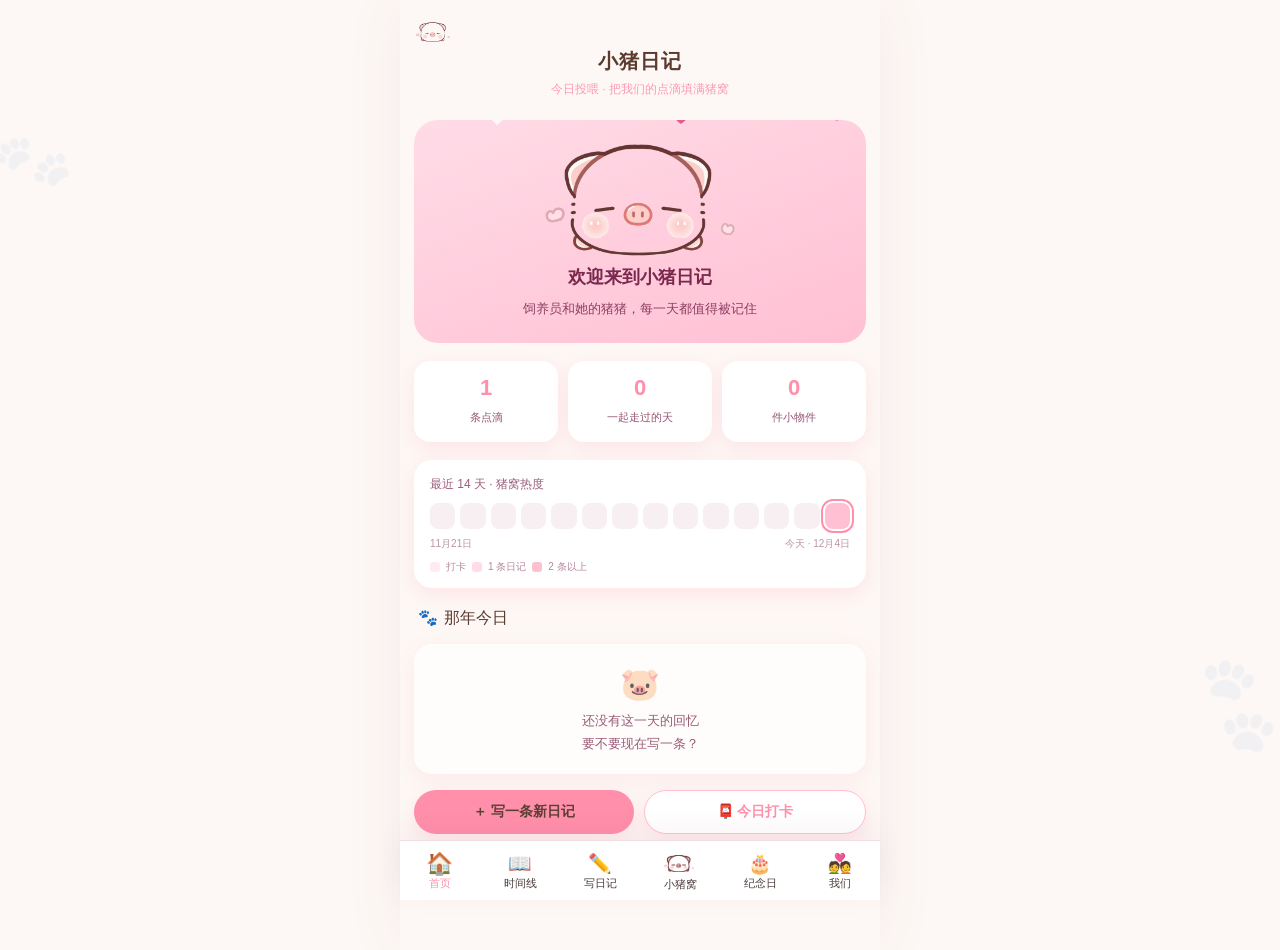
<file: index.html>
<!DOCTYPE html>
<html lang="zh-CN">
<head>
<meta charset="UTF-8">
<meta name="viewport" content="width=device-width, initial-scale=1.0, viewport-fit=cover">
<meta name="theme-color" content="#FDF8F5">
<title>小猪日记 · 我们的点滴</title>
<meta name="description" content="专属你们俩的小猪日记，记录每一刻甜蜜。">
<link rel="manifest" href="manifest.json">
<meta name="apple-mobile-web-app-capable" content="yes">
<meta name="mobile-web-app-capable" content="yes">
<meta name="apple-mobile-web-app-status-bar-style" content="default">
<meta name="apple-mobile-web-app-title" content="小猪日记">
<link rel="apple-touch-icon" href="icons/apple-touch-icon.png">
<!-- iOS 主屏启动图：从桌面图标打开时先显示这一屏，避免白屏 -->
<link rel="apple-touch-startup-image" href="splash/1320x2868.png" media="(device-width: 440px) and (device-height: 956px) and (-webkit-device-pixel-ratio: 3)">
<link rel="apple-touch-startup-image" href="splash/1206x2622.png" media="(device-width: 402px) and (device-height: 874px) and (-webkit-device-pixel-ratio: 3)">
<link rel="apple-touch-startup-image" href="splash/1290x2796.png" media="(device-width: 430px) and (device-height: 932px) and (-webkit-device-pixel-ratio: 3)">
<link rel="apple-touch-startup-image" href="splash/1179x2556.png" media="(device-width: 393px) and (device-height: 852px) and (-webkit-device-pixel-ratio: 3)">
<link rel="apple-touch-startup-image" href="splash/1170x2532.png" media="(device-width: 390px) and (device-height: 844px) and (-webkit-device-pixel-ratio: 3)">
<link rel="apple-touch-startup-image" href="splash/1125x2436.png" media="(device-width: 375px) and (device-height: 812px) and (-webkit-device-pixel-ratio: 3)">
<link rel="apple-touch-startup-image" href="splash/1242x2208.png" media="(device-width: 414px) and (device-height: 736px) and (-webkit-device-pixel-ratio: 3)">
<link rel="apple-touch-startup-image" href="splash/828x1792.png" media="(device-width: 414px) and (device-height: 896px) and (-webkit-device-pixel-ratio: 2)">
<link rel="apple-touch-startup-image" href="splash/750x1334.png" media="(device-width: 375px) and (device-height: 667px) and (-webkit-device-pixel-ratio: 2)">
<link rel="apple-touch-startup-image" href="splash/1668x2388.png" media="(device-width: 834px) and (device-height: 1194px) and (-webkit-device-pixel-ratio: 2)">
<link rel="apple-touch-startup-image" href="splash/2048x2732.png" media="(device-width: 1024px) and (device-height: 1366px) and (-webkit-device-pixel-ratio: 2)">
<link rel="icon" type="image/png" sizes="32x32" href="icons/favicon-32.png">
  <link rel="icon" type="image/png" sizes="64x64" href="icons/favicon-64.png">
<link rel="stylesheet" href="css/style.css">
  <link rel="stylesheet" href="css/sync.css">
  <link rel="stylesheet" href="css/pen.css">
</head>
<body>

  <!-- ===== 顶部 ===== -->
  <header class="app-header">
    <img class="pig-logo pig-art" src="./img/pig-sm.png?v=8" alt="" aria-hidden="true">
    <h1>小猪日记</h1>
    <div class="sub">今日投喂 · 把我们的点滴填满猪窝</div>
  </header>

  <!-- ===== 首页 ===== -->
  <section class="page" id="page-home" aria-label="首页">
    <div class="hero">
      <img class="big-pig pig-art" src="./img/pig.png?v=8" alt="" aria-hidden="true">
      <h2>欢迎来到小猪日记</h2>
      <p>饲养员和她的猪猪，每一天都值得被记住</p>
      <div class="hearts" aria-hidden="true"></div>
    </div>

    <div class="stat-row">
      <div class="stat"><b id="stat-entries">0</b><span>条点滴</span></div>
      <div class="stat"><b id="stat-days">0</b><span>一起走过的天</span></div>
      <div class="stat"><b id="stat-items">0</b><span>件小物件</span></div>
    </div>

    <div class="card heat-card">
      <div class="heat-title">最近 14 天 · 猪窝热度</div>
      <div class="heat" id="heat"></div>
      <div class="heat-range" id="heat-range"></div>
      <div class="heat-legend"><i data-l="1"></i>打卡 <i data-l="2"></i>1 条日记 <i data-l="3"></i>2 条以上</div>
    </div>

    <div id="onthisday"></div>

    <div class="home-actions">
      <button class="btn" id="go-write">＋ 写一条新日记</button>
      <button class="btn ghost" id="go-checkin">📮 今日打卡</button>
    </div>
  </section>

  <!-- ===== 时间线 ===== -->
  <section class="page" id="page-timeline" aria-label="时间线">
    <div class="section-title"><span class="paw" aria-hidden="true">🐾</span>我们的时间线<span class="count" id="tl-count"></span></div>

    <div class="search-row">
      <div class="search">
        <span class="si" aria-hidden="true">🔍</span>
        <input id="tl-search" type="search" placeholder="搜索标题、内容或标签" aria-label="搜索日记" autocomplete="off">
        <button type="button" id="tl-clear" aria-label="清空搜索" hidden>✕</button>
      </div>
    </div>
    <div class="chips" id="tag-bar"></div>

    <div class="card">
      <div class="timeline" id="tl-list"></div>
    </div>
  </section>

  <!-- ===== 写点滴 ===== -->
  <section class="page" id="page-write" aria-label="写日记">
    <div class="section-title"><span class="paw" aria-hidden="true">🐾</span><span id="write-title">写一条新日记</span></div>
    <div class="card">
      <form id="entry-form" novalidate>
        <div class="field">
          <label for="e-date">这一天</label>
          <input id="e-date" type="date">
        </div>
        <div class="field">
          <label>今天是什么心情？</label>
          <div class="mood-pick" id="entry-mood" role="group" aria-label="选择心情">
            <span role="button" tabindex="0" aria-pressed="false">🥰</span>
            <span role="button" tabindex="0" aria-pressed="false">😊</span>
            <span role="button" tabindex="0" aria-pressed="false">🥲</span>
            <span role="button" tabindex="0" aria-pressed="false">😴</span>
            <span role="button" tabindex="0" aria-pressed="false">🤪</span>
            <span role="button" tabindex="0" aria-pressed="false">🥺</span>
          </div>
        </div>
        <div class="field">
          <label for="e-title">标题</label>
          <input id="e-title" type="text" placeholder="例如：一起去喝了奶茶" maxlength="60" autocomplete="off">
        </div>
        <div class="field">
          <label for="e-text">内容</label>
          <textarea id="e-text" placeholder="小猪想记住的细节……"></textarea>
        </div>
        <div class="field">
          <label for="e-tags">标签（用逗号分隔，可选）</label>
          <input id="e-tags" type="text" placeholder="例如：奶茶, 约会, 周末" autocomplete="off">
        </div>
        <button class="btn block" type="submit" id="entry-submit"><img class="pig-ic" src="./img/pig-ic.png?v=8" alt=""> 小猪记下啦</button>
        <button class="btn block ghost" type="button" id="entry-cancel" hidden>取消编辑</button>
      </form>
    </div>
  </section>

  <!-- ===== 小猪屋（打卡 + 小物件） ===== -->
  <section class="page" id="page-items" aria-label="小猪窝">
    <div class="section-title"><span class="paw" aria-hidden="true">🐾</span>小猪窝 · 养成</div>
    <div class="pen-card" id="pen-card">
      <div class="pen-scene" id="pen-scene">
        <span class="pen-glow" aria-hidden="true"></span>
        <canvas class="pig-3d" id="pig3d" aria-hidden="true"></canvas>
        <span class="pig-shadow" aria-hidden="true"></span>
        <button class="pig pig-element" id="pig" type="button" aria-label="摸摸小猪的头">
          <img class="pig-art pig-body" src="./img/pig.png?v=8" alt="" draggable="false">
          <span class="pig-crown" id="pig-crown" hidden>👑</span>
        </button>
        <span class="pig-zzz" id="pig-zzz" aria-hidden="true">z</span>
        <div class="pen-fx" id="pen-fx" aria-hidden="true"></div>
      </div>

      <div class="pen-stats">
        <div class="pen-stat"><b id="pen-hunger">0</b><span>饱腹度</span></div>
        <div class="pen-stat"><b id="pen-growth">0</b><span>成长值</span></div>
        <div class="pen-stat"><b id="pen-streak">0</b><span>连续互动</span></div>
      </div>

      <div class="pen-actions">
        <button class="btn sm" type="button" id="btn-feed">🍎 喂食</button>
        <button class="btn sm ghost" type="button" id="btn-pat">🤚 摸头</button>
        <button class="btn sm ghost" type="button" id="btn-sleep">😴 睡觉</button>
      </div>
      <p class="hint" id="pen-hint">点点小猪摸摸头，喂饱它就会慢慢长大～</p>
    </div>

    <div class="section-title"><span class="paw" aria-hidden="true">🐾</span>今日打卡</div>
    <div class="card">
      <form id="check-form" novalidate>
        <div class="check-grid">
          <div class="field">
            <label for="c-weather">天气</label>
            <select id="c-weather">
              <option value="晴">☀️ 晴</option>
              <option value="多云">⛅ 多云</option>
              <option value="雨">🌧️ 雨</option>
              <option value="雪">❄️ 雪</option>
              <option value="雾">🌫️ 雾</option>
              <option value="夜">🌙 夜</option>
            </select>
          </div>
          <div class="field">
            <label>今天的心情猪</label>
            <div class="mood-pick" id="c-mood" role="group" aria-label="选择心情色">
              <span role="button" tabindex="0" aria-pressed="false">🩷</span>
              <span role="button" tabindex="0" aria-pressed="false">🩵</span>
              <span role="button" tabindex="0" aria-pressed="false">🤍</span>
              <span role="button" tabindex="0" aria-pressed="false">🩶</span>
            </div>
          </div>
        </div>
        <div class="field">
          <label for="c-quote">今日一句</label>
          <input id="c-quote" type="text" placeholder="今天最想说的一句话" maxlength="80" autocomplete="off">
        </div>
        <div class="field">
          <label for="c-song">一起听的歌</label>
          <input id="c-song" type="text" placeholder="歌名 / 歌手" maxlength="60" autocomplete="off">
        </div>
        <div class="field">
          <label for="c-note">小备注</label>
          <input id="c-note" type="text" placeholder="今天发生的小事" maxlength="120" autocomplete="off">
        </div>
        <button class="btn block" type="submit">🐾 打卡完成</button>
      </form>
    </div>

    <div class="section-title"><span class="paw" aria-hidden="true">🐾</span>打卡小存档</div>
    <div class="card" id="checkin-history"></div>

    <div class="section-title"><span class="paw" aria-hidden="true">🐾</span>小猪屋 · 小物件<span class="count" id="item-count"></span></div>
    <div class="card">
      <form id="item-form" novalidate>
        <div class="field">
          <label>选一个图标</label>
          <input id="i-icon" type="hidden" value="🧸">
          <div id="emoji-picker" class="emoji-picker" role="group" aria-label="选择小物件图标"></div>
        </div>
        <div class="field">
          <label for="i-name">物件名称</label>
          <input id="i-name" type="text" placeholder="例如：第一次约会的电影票" maxlength="40" autocomplete="off">
        </div>
        <div class="field">
          <label for="i-desc">小故事</label>
          <input id="i-desc" type="text" placeholder="关于它的回忆（可选）" maxlength="80" autocomplete="off">
        </div>
        <button class="btn block" type="submit">🧸 收藏进小猪屋</button>
      </form>
    </div>

    <div class="item-grid" id="item-grid"></div>
  </section>

  <!-- ===== 纪念日 ===== -->
  <section class="page" id="page-milestone" aria-label="纪念日">
    <div class="section-title"><span class="paw" aria-hidden="true">🐾</span>我们的日子</div>
    <div id="together-days"></div>
    <div id="ms-list"></div>

    <div class="section-title"><span class="paw" aria-hidden="true">🐾</span>添加纪念日</div>
    <div class="card">
      <form id="ms-form" novalidate>
        <div class="field">
          <label for="m-type">类型</label>
          <select id="m-type">
            <option value="anniversary">💍 在一起的日子</option>
            <option value="birthday">🎂 生日</option>
            <option value="custom">🎈 其他纪念日</option>
          </select>
        </div>
        <div class="field">
          <label for="m-title">名字</label>
          <input id="m-title" type="text" placeholder="例如：第一次牵手" maxlength="40" autocomplete="off">
        </div>
        <div class="field">
          <label for="m-date">日期</label>
          <input id="m-date" type="date">
        </div>
        <button class="btn block" type="submit">🎈 加入倒数</button>
      </form>
    </div>
  </section>

  <!-- ===== 我们 ===== -->
  <section class="page" id="page-us" aria-label="我们">
    <div class="section-title"><span class="paw" aria-hidden="true">🐾</span>关于我们</div>
    <div class="card">
      <div class="us-heart" aria-hidden="true"><img class="pig-heart" src="./img/pig-sm.png?v=8" alt="">💗<img class="pig-heart" src="./img/pig-sm.png?v=8" alt=""></div>
      <div class="us-names"><span id="us-a">小猪</span> &amp; <b id="us-b">饲养员</b></div>
      <div class="us-line">今日投喂 · 把猪窝填满</div>
      <div class="us-quote">"小猪今日心情：多云转晴，因为见到了饲养员。"</div>

      <form id="us-form" novalidate>
        <div class="field">
          <label for="us-text-a">TA 的称呼</label>
          <input id="us-text-a" type="text" placeholder="小猪" maxlength="20" autocomplete="off">
        </div>
        <div class="field">
          <label for="us-text-b">你的称呼</label>
          <input id="us-text-b" type="text" placeholder="饲养员" maxlength="20" autocomplete="off">
        </div>
        <button class="btn block" type="submit"><img class="pig-ic" src="./img/pig-ic.png?v=8" alt=""> 保存称呼</button>
      </form>
    </div>

    <div class="card" id="sync-card" hidden>
      <div class="section-sub">🔗 两台手机同步</div>
      <p class="hint">连上之后，谁写的另一边几秒就能看到；<b>删除也会同步</b>。日记在本机加密后才上传，服务器只存乱码。</p>
      <div id="sync-off">
        <button class="btn block" type="button" id="btn-sync-create"><img class="pig-ic" src="./img/pig-ic.png?v=8" alt=""> 我先开一个，生成配对码</button>
        <div class="field" style="margin-top:12px">
          <label for="sync-code">或者填对方给的配对码</label>
          <input id="sync-code" type="text" placeholder="XXXX-XXXX-XXXX-XXXX" maxlength="19" autocomplete="off" autocapitalize="characters" spellcheck="false">
        </div>
        <button class="btn ghost block" type="button" id="btn-sync-join">🔗 连上对方的</button>
      </div>
      <div id="sync-on" hidden>
        <div class="sync-code" id="sync-code-show"></div>
        <div class="data-row">
          <button class="btn sm ghost" type="button" id="btn-sync-copy">复制配对码</button>
          <button class="btn sm" type="button" id="btn-sync-now">立即同步</button>
          <button class="btn sm danger" type="button" id="btn-sync-off">断开</button>
        </div>
      </div>
      <p class="hint" id="sync-status"></p>
    </div>

    <div class="card">
      <div class="section-sub">数据存在这台设备的浏览器里</div>
      <div class="data-summary" id="data-summary"></div>
      <div class="data-row">
        <button class="btn sm" type="button" id="btn-export">⬇️ 导出备份</button>
        <button class="btn sm ghost" type="button" id="btn-share" hidden>📤 分享给对方</button>
        <label class="btn sm ghost" for="file-import" role="button" tabindex="0">⬆️ 导入备份</label>
        <input id="file-import" type="file" accept="application/json,.json" hidden>
        <button class="btn sm danger" type="button" id="btn-clear">🗑️ 清空数据</button>
      </div>
      <p class="hint">💡 换手机、换浏览器或清理缓存前，记得先导出一份备份。<br>导入使用合并方式，不会覆盖已有的回忆。<br>📱 两台手机想共用一份日记：A 点「分享给对方」发出去，B 点「导入备份」选中它即可（合并，不覆盖）。</p>
    </div>

    <div class="card" id="install-card" hidden>
      <div class="section-sub">📲 装到手机主屏</div>
      <p class="hint" id="install-hint"></p>
      <button class="btn block" type="button" id="btn-install" hidden>➕ 添加到主屏幕</button>
      <a class="btn block ghost" id="btn-apk" href="./dl/pig-diary.apk" download hidden>⬇️ 下载安卓安装包（APK）</a>
      <p class="hint" id="apk-note" hidden></p>
      <p class="hint" id="install-note" hidden>装好后从桌面图标打开，全屏无地址栏，断网也能写日记。</p>
    </div>
  </section>

  <!-- ===== 底部导航 ===== -->
  <nav class="tabbar" aria-label="主导航">
    <button data-page="home" class="active" aria-current="page"><span class="ic" aria-hidden="true">🏠</span>首页</button>
    <button data-page="timeline"><span class="ic" aria-hidden="true">📖</span>时间线</button>
    <button data-page="write"><span class="ic" aria-hidden="true">✏️</span>写日记</button>
    <button data-page="items"><span class="ic" aria-hidden="true"><img class="pig-ic" src="./img/pig-ic.png?v=8" alt=""></span>小猪窝</button>
    <button data-page="milestone"><span class="ic" aria-hidden="true">🎂</span>纪念日</button>
    <button data-page="us"><span class="ic" aria-hidden="true">💑</span>我们</button>
  </nav>

  <button id="toTop" title="回到顶部" aria-label="回到顶部"><img class="pig-ic" src="./img/pig-ic.png?v=8" alt=""></button>
  <div class="toast" id="toast" role="status" aria-live="polite"></div>

  <noscript><div class="card" style="margin-top:20px">这个页面需要开启 JavaScript 才能记录小猪日记</div></noscript>

  <script src="js/data.js"></script>
  <script src="js/sync-config.js"></script>
  <script src="js/sync.js"></script>
  <script src="js/app.js"></script>
  <script src="js/pen.js"></script>
  <script>window.PIG_NO_3D = true;</script>
  <script src="js/pig-motion.js"></script>
  <script src="js/pig3d.js"></script>
</body>
</html>
</file>
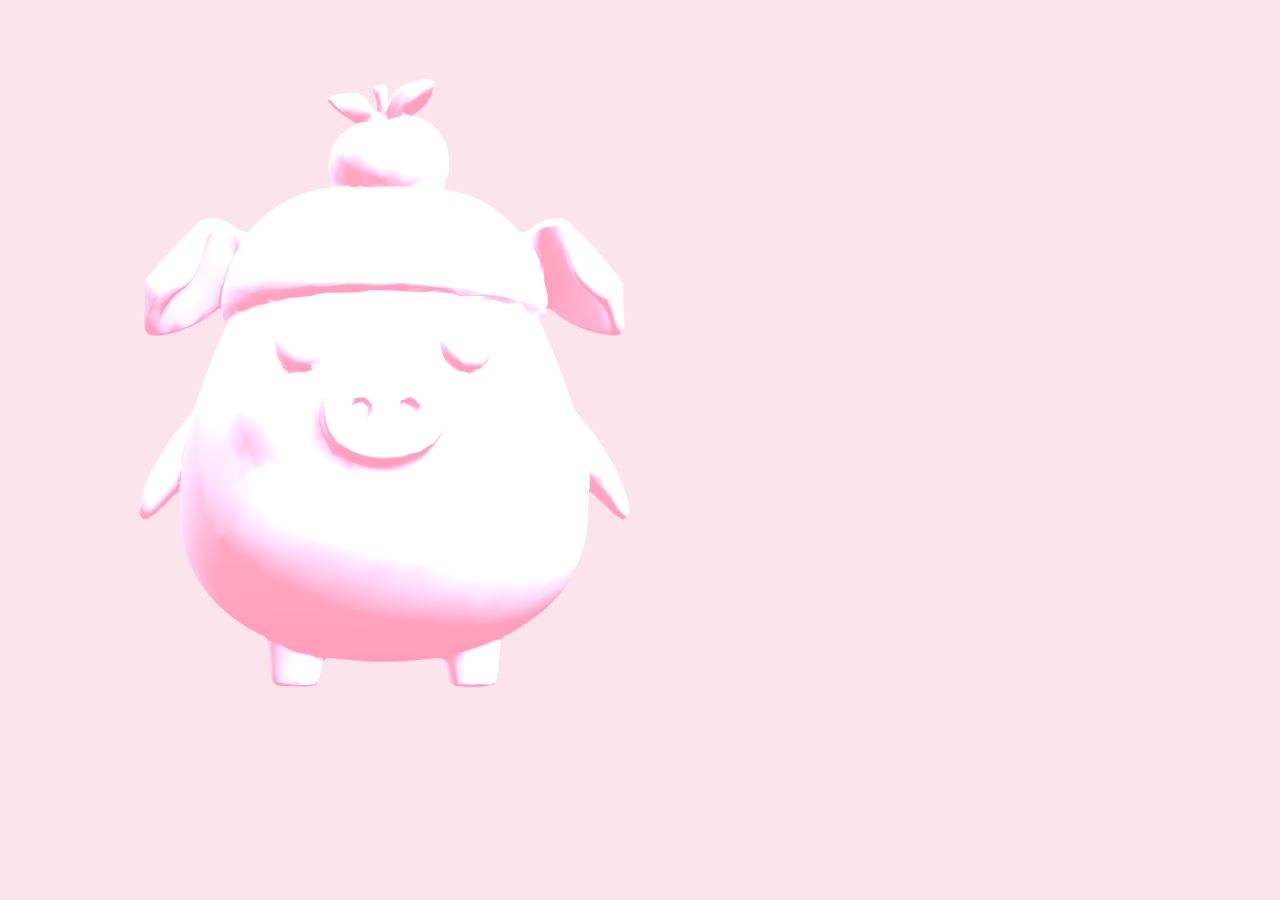
<file: _glb-preview.html>
<!doctype html><html><head><meta charset="utf-8"><style>html,body{margin:0;background:#FBE4EC;overflow:hidden}</style>
<script src="/js/vendor/three.min.js"></script><script src="/js/vendor/GLTFLoader.js"></script></head>
<body><script>
const W=768,H=768;
const renderer=new THREE.WebGLRenderer({antialias:true,alpha:true});
renderer.setSize(W,H);renderer.setPixelRatio(1);document.body.appendChild(renderer.domElement);
const scene=new THREE.Scene();
const cam=new THREE.PerspectiveCamera(35,W/H,0.01,100);
scene.add(new THREE.HemisphereLight(0xffffff,0xffd9e3,1.1));
const d1=new THREE.DirectionalLight(0xffffff,1.6);d1.position.set(3,5,4);scene.add(d1);
const d2=new THREE.DirectionalLight(0xffc0d0,.7);d2.position.set(-4,2,-3);scene.add(d2);
window.__done=false;
new THREE.GLTFLoader().load('/models/pig-ai.glb',function(g){
  const root=g.scene;
  let tris=0;
  root.traverse(o=>{ if(o.isMesh){ const idx=o.geometry.index; tris+=(idx?idx.count:o.geometry.attributes.position.count)/3; }});
  const box=new THREE.Box3().setFromObject(root);
  const size=box.getSize(new THREE.Vector3()); const ctr=box.getCenter(new THREE.Vector3());
  const maxd=Math.max(size.x,size.y,size.z);
  root.position.sub(ctr);
  const mat=new THREE.MeshStandardMaterial({color:0xF7A8BF,roughness:.62,metalness:0});
  root.traverse(o=>{ if(o.isMesh){ o.material=mat; o.geometry.computeVertexNormals&&o.geometry.computeVertexNormals(); }});
  scene.add(root);
  cam.position.set(0,0,maxd*2.1); cam.lookAt(0,0,0);
  renderer.render(scene,cam);
  window.__stats={tris:Math.round(tris),size:[+size.x.toFixed(3),+size.y.toFixed(3),+size.z.toFixed(3)]};
  window.__done=true;
},undefined,function(e){ window.__stats={error:String(e).slice(0,200)}; window.__done=true; });
</script></body></html>
</file>
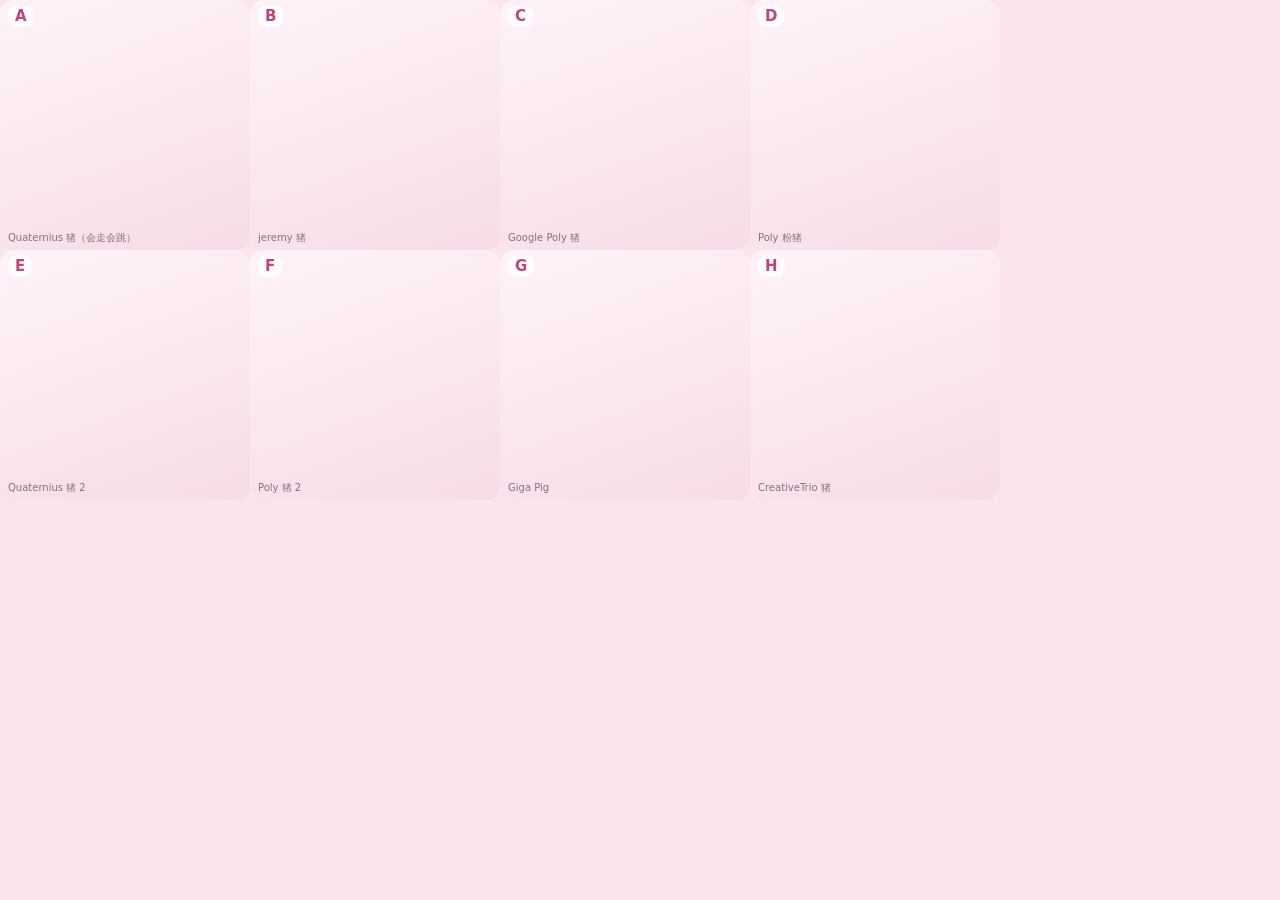
<file: _grid.html>
<!DOCTYPE html>
<html lang="zh-CN">
<head>
<meta charset="utf-8">
<title>小猪候选</title>
<style>
  * { box-sizing: border-box; }
  body {
    margin: 0; background: #FBE4EC;
    font: 14px/1.4 "PingFang SC", "Microsoft YaHei", system-ui, sans-serif;
    color: #5C4033;
  }
  #stage { display: grid; grid-template-columns: repeat(4, 250px); gap: 0; padding: 0; }
  .cell { width: 250px; height: 250px; position: relative; background: linear-gradient(160deg, #FFF3F8, #F6DCE6); border-radius: 14px; overflow: hidden; }
  .cell canvas { width: 250px; height: 250px; display: block; }
  .tag {
    position: absolute; left: 8px; top: 6px; font-weight: 700; font-size: 15px;
    color: #C2447A; background: rgba(255,255,255,.8); border-radius: 8px; padding: 0 7px;
  }
  .nm { position: absolute; left: 8px; bottom: 5px; right: 8px; font-size: 10px; color: #8A6E7E;
        white-space: nowrap; overflow: hidden; text-overflow: ellipsis; }
</style>
<script src="js/vendor/three.min.js"></script>
<script src="js/vendor/GLTFLoader.js"></script>
</head>
<body>
<div id="stage"></div>
<script>
  var MODELS = [
    ['A', '_models/A.glb', 'Quaternius 猪（会走会跳）'],
    ['B', '_models/B.glb', 'jeremy 猪'],
    ['C', '_models/C.glb', 'Google Poly 猪'],
    ['D', '_models/D.glb', 'Poly 粉猪'],
    ['E', '_models/E.glb', 'Quaternius 猪 2'],
    ['F', '_models/F.glb', 'Poly 猪 2'],
    ['G', '_models/G.glb', 'Giga Pig'],
    ['H', '_models/H.glb', 'CreativeTrio 猪']
  ].filter(function (m) { return window['SKIP_' + m[0]] !== true; });

  var renderer = new THREE.WebGLRenderer({ antialias: true, alpha: true, preserveDrawingBuffer: true });
  renderer.setPixelRatio(1);
  renderer.setSize(250 * 4, 250 * 2);
  renderer.outputEncoding = THREE.sRGBEncoding;
  renderer.toneMapping = THREE.ACESFilmicToneMapping;
  renderer.toneMappingExposure = 1.05;
  renderer.setScissorTest(true);
  renderer.autoClear = false;
  document.getElementById('stage').appendChild(renderer.domElement);
  renderer.domElement.style.position = 'absolute';
  renderer.domElement.style.left = '0px';
  renderer.domElement.style.top = '0px';
  renderer.domElement.style.pointerEvents = 'none';

  var scene = new THREE.Scene();
  scene.add(new THREE.HemisphereLight(0xffffff, 0xE7C7D4, 1.15));
  var key = new THREE.DirectionalLight(0xffffff, 1.5); key.position.set(3, 6, 5); scene.add(key);
  var fill = new THREE.DirectionalLight(0xffe6f0, 0.5); fill.position.set(-4, 2, 3); scene.add(fill);

  var loader = new THREE.GLTFLoader();
  var camera = new THREE.PerspectiveCamera(30, 1, 0.01, 100);
  window.__grid = { ready: 0, total: MODELS.length, cells: [] };

  MODELS.forEach(function (item, i) {
    var tag = item[0], url = item[1];
    var cell = document.createElement('div');
    cell.className = 'cell';
    cell.innerHTML = '<span class="tag">' + tag + '</span><span class="nm">' + item[2] + '</span>';
    document.getElementById('stage').appendChild(cell);

    loader.load(url, function (g) {
      var root = g.scene;
      var box = new THREE.Box3().setFromObject(root);
      var size = new THREE.Vector3(), center = new THREE.Vector3();
      box.getSize(size); box.getCenter(center);
      var maxSide = Math.max(size.x, size.y, size.z);
      var dist = maxSide / (2 * Math.tan(Math.PI * 30 / 360)) * 1.25;
      root.position.sub(center);                       // 居中到原点
      scene.add(root);

      // 从正前方（+Z 略高）看
      camera.position.set(dist * 0.28, dist * 0.22, dist);
      camera.lookAt(0, 0, 0);
      camera.updateProjectionMatrix();

      var col = i % 4, row = Math.floor(i / 4);
      var y = (1 - row) * 250;                          // WebGL 原点在左下，row0 在上
      renderer.setViewport(col * 250, y, 250, 250);
      renderer.setScissor(col * 250, y, 250, 250);
      renderer.setClearColor(0x000000, 0);
      renderer.clear();
      renderer.render(scene, camera);

      window.__grid.ready++;
      window.__grid.cells.push({ tag: tag, size: size.toArray().map(function (v) { return +v.toFixed(2); }) });
      scene.remove(root);
    }, undefined, function (e) {
      window.__grid.ready++;
      window.__grid.cells.push({ tag: tag, error: String(e && e.message || e) });
    });
  });
</script>
</body>
</html>
</file>
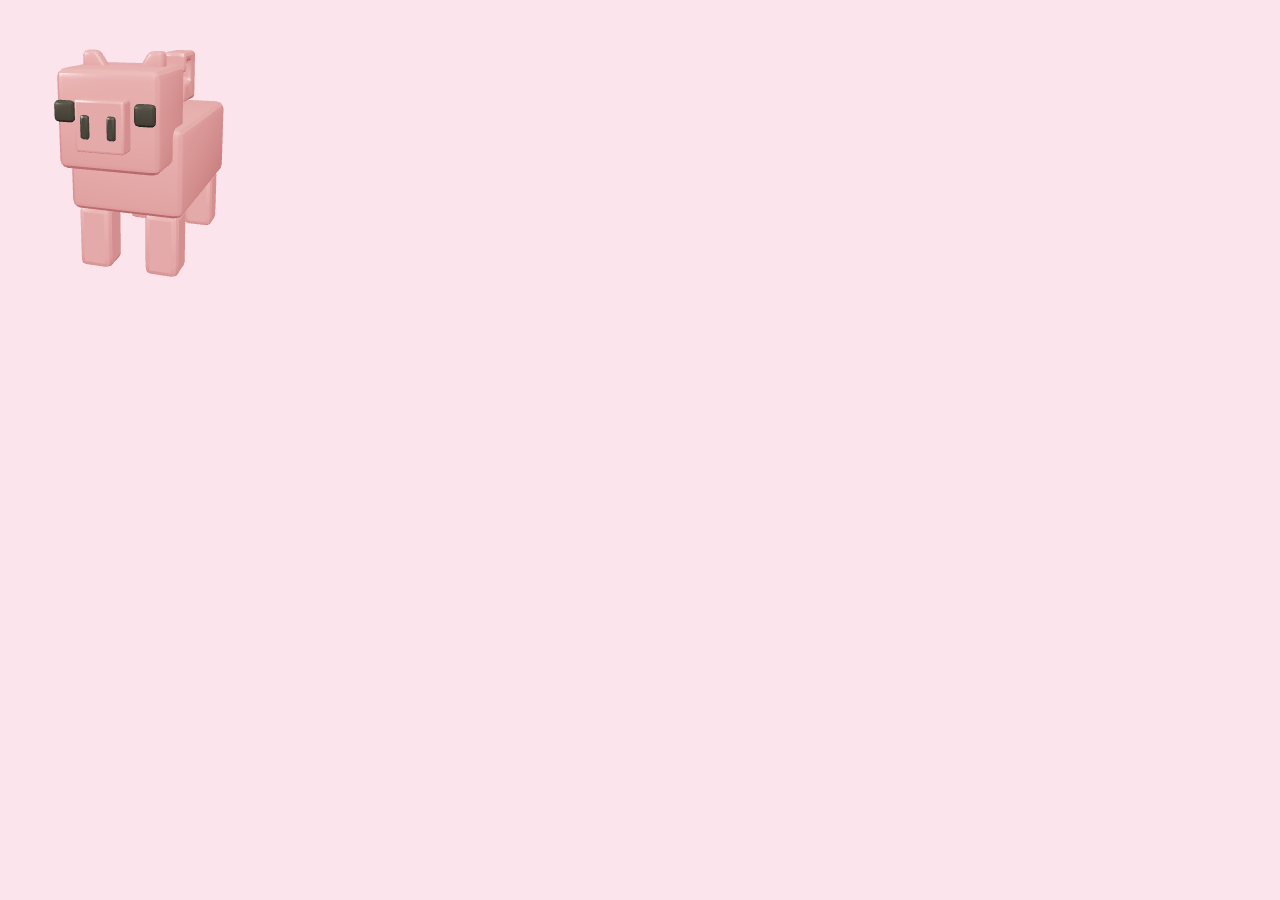
<file: _one.html>
<!DOCTYPE html>
<html lang="zh-CN">
<head>
<meta charset="utf-8">
<title>model</title>
<style>
  html,body{margin:0;width:300px;height:300px;overflow:hidden;background:#FBE4EC}
  canvas{display:block}
</style>
<script src="js/vendor/three.min.js"></script>
<script src="js/vendor/GLTFLoader.js"></script>
</head>
<body>
<script>
  var q = new URLSearchParams(location.search);
  var url = q.get('m') || '_models/A.glb';
  window.__ready = false;

  var renderer = new THREE.WebGLRenderer({ antialias: true, alpha: false, preserveDrawingBuffer: true });
  renderer.setPixelRatio(1);
  renderer.setSize(300, 300);
  renderer.outputEncoding = THREE.sRGBEncoding;
  renderer.toneMapping = THREE.ACESFilmicToneMapping;
  renderer.toneMappingExposure = 1.0;
  renderer.setClearColor(0xFBE4EC, 1);
  document.body.appendChild(renderer.domElement);

  var scene = new THREE.Scene();
  scene.add(new THREE.HemisphereLight(0xffffff, 0xE7C7D4, 1.1));
  var key = new THREE.DirectionalLight(0xffffff, 1.6); key.position.set(3, 6, 5); scene.add(key);
  var fill = new THREE.DirectionalLight(0xffe6f0, 0.55); fill.position.set(-4, 2, 3); scene.add(fill);
  var camera = new THREE.PerspectiveCamera(30, 1, 0.01, 200);

  new THREE.GLTFLoader().load(url, function (g) {
    var root = g.scene;
    var box = new THREE.Box3().setFromObject(root);
    var size = new THREE.Vector3(), center = new THREE.Vector3();
    box.getSize(size); box.getCenter(center);
    root.position.sub(center);
    scene.add(root);
    var maxSide = Math.max(size.x, size.y, size.z);
    var dist = maxSide * 2.1;
    camera.position.set(dist * 0.32, dist * 0.24, dist * 0.95);
    camera.lookAt(0, 0, 0);
    camera.updateProjectionMatrix();
    renderer.render(scene, camera);
    window.__size = size.toArray().map(function (v) { return +v.toFixed(2); });
    window.__ready = true;
  }, undefined, function (e) {
    window.__err = String(e && e.message || e);
    window.__ready = true;
  });
</script>
</body>
</html>
</file>
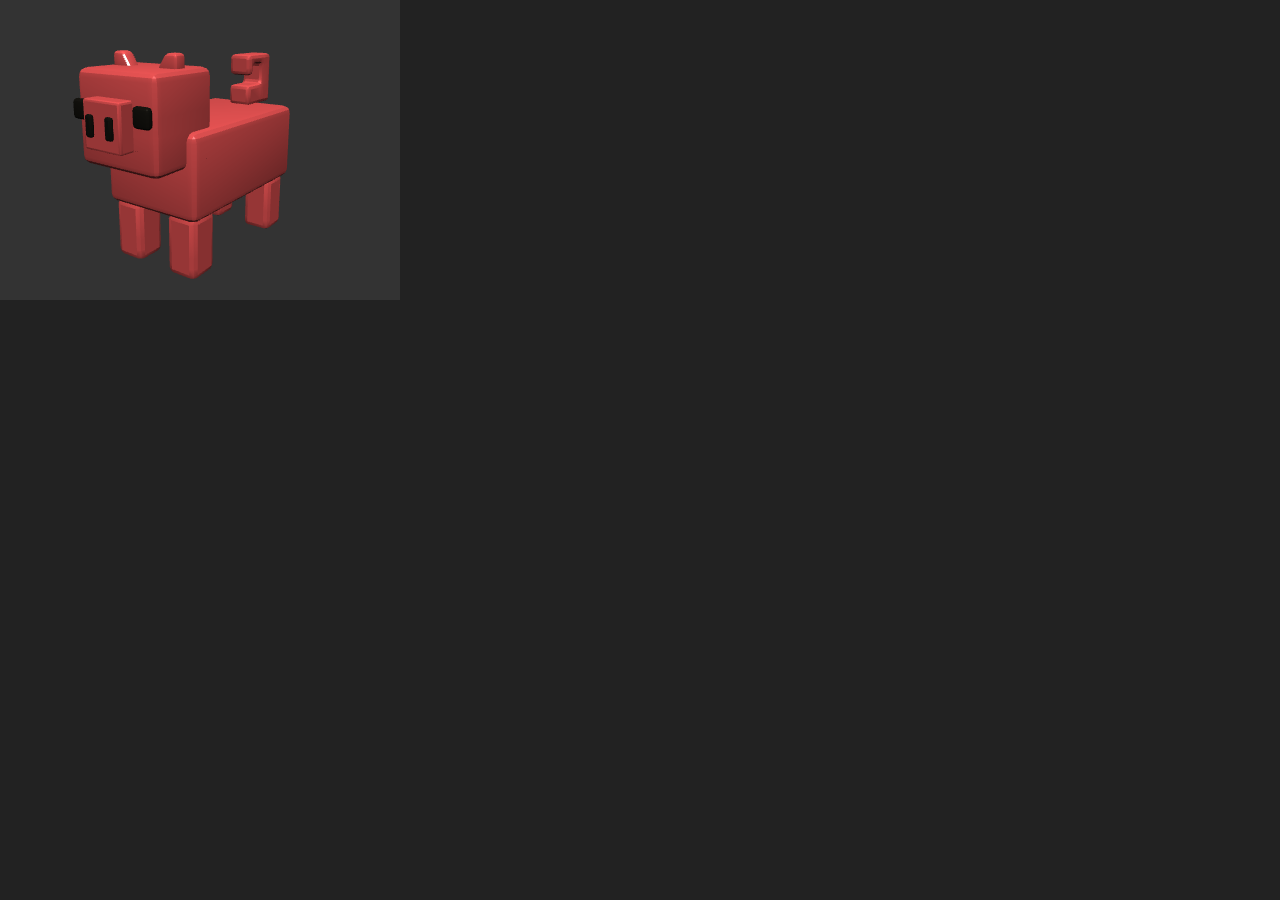
<file: _probe.html>
<!DOCTYPE html>
<html lang="zh-CN">
<head>
<meta charset="utf-8">
<title>GLB probe</title>
<style>html,body{margin:0;background:#222;overflow:hidden}canvas{display:block}</style>
<script src="js/vendor/three.min.js"></script>
<script src="js/vendor/GLTFLoader.js"></script>
</head>
<body>
<script>
  window.__probe = { started: true };
  var renderer = new THREE.WebGLRenderer({ antialias: true });
  renderer.setSize(400, 300);
  document.body.appendChild(renderer.domElement);
  var scene = new THREE.Scene();
  scene.background = new THREE.Color(0x333333);
  var camera = new THREE.PerspectiveCamera(35, 400 / 300, 0.1, 100);
  camera.position.set(2.2, 1.8, 3.0);
  camera.lookAt(0, 0.8, 0);
  scene.add(new THREE.HemisphereLight(0xffffff, 0x444444, 1.4));
  var d = new THREE.DirectionalLight(0xffffff, 1.2);
  d.position.set(3, 5, 4);
  scene.add(d);

  var loader = new THREE.GLTFLoader();
  loader.load('js/vendor/pig.glb', function (g) {
    var root = g.scene;
    scene.add(root);
    var box = new THREE.Box3().setFromObject(root);
    var size = new THREE.Vector3(), center = new THREE.Vector3();
    box.getSize(size); box.getCenter(center);
    var mats = [], meshes = 0, skinned = 0;
    root.traverse(function (o) {
      if (o.isMesh || o.isSkinnedMesh) {
        meshes++;
        if (o.isSkinnedMesh) skinned++;
        var m = o.material;
        if (m && mats.indexOf(m.name) < 0) mats.push(m.name + ':' + m.type + (m.map ? '+map' : ''));
      }
    });
    window.__probe = {
      ok: true,
      size: [+size.x.toFixed(3), +size.y.toFixed(3), +size.z.toFixed(3)],
      center: [+center.x.toFixed(3), +center.y.toFixed(3), +center.z.toFixed(3)],
      min: [+box.min.x.toFixed(3), +box.min.y.toFixed(3), +box.min.z.toFixed(3)],
      max: [+box.max.x.toFixed(3), +box.max.y.toFixed(3), +box.max.z.toFixed(3)],
      animations: g.animations.map(function (a) { return a.name + ' ' + a.duration.toFixed(2) + 's'; }),
      meshes: meshes, skinned: skinned, materials: mats,
      rootScale: root.scale.toArray().map(function (v) { return +v.toFixed(3); }),
      rootChildren: root.children.map(function (c) { return c.name + '(' + c.type + ')'; })
    };
    var bones = [];
    root.traverse(function (o) {
      if (o.isBone && /head|snout|ear|tail|torso|back|hips|neck/i.test(o.name)) {
        var p = new THREE.Vector3();
        o.getWorldPosition(p);
        bones.push(o.name + ' @ ' + p.x.toFixed(2) + ',' + p.y.toFixed(2) + ',' + p.z.toFixed(2));
      }
    });
    window.__probe.bones = bones;    renderer.render(scene, camera);
  }, undefined, function (err) {
    window.__probe = { ok: false, error: String(err && err.message || err) };
  });
</script>
</body>
</html>
</file>
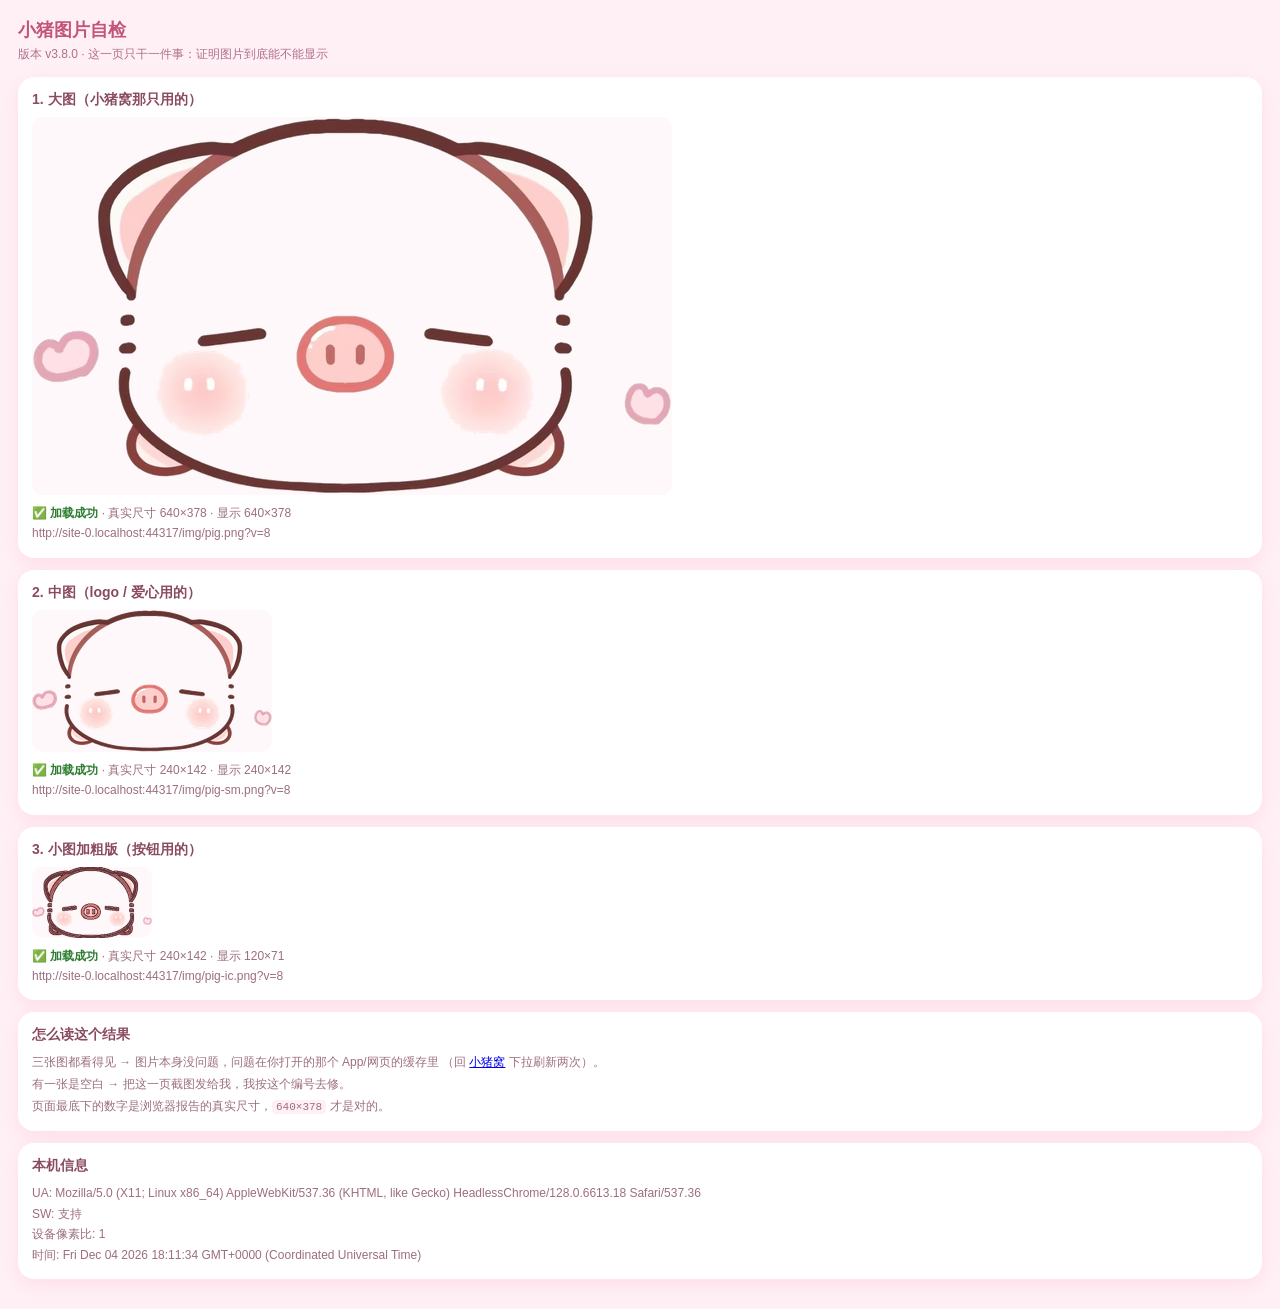
<file: img-check.html>
<!DOCTYPE html>
<html lang="zh-CN">
<head>
<meta charset="utf-8">
<meta name="viewport" content="width=device-width,initial-scale=1,viewport-fit=cover">
<title>小猪图片自检</title>
<style>
  body{margin:0;padding:18px;background:#FFF0F6;color:#4A3B3A;
       font-family:-apple-system,"PingFang SC","Microsoft YaHei",sans-serif;}
  h1{font-size:18px;margin:0 0 4px;color:#C2557A}
  .ver{font-size:12px;color:#B0708A;margin-bottom:14px}
  .card{background:#fff;border-radius:16px;padding:14px;margin-bottom:12px;
        box-shadow:0 6px 18px rgba(255,143,171,.18)}
  .card h2{font-size:14px;margin:0 0 8px;color:#8A4A62}
  .card img{display:block;max-width:100%;height:auto;background:#FFF8FB;border-radius:10px}
  .meta{font-size:12px;color:#9C6E80;margin-top:8px;line-height:1.7;word-break:break-all}
  .ok{color:#2E7D32;font-weight:600}
  .bad{color:#C62828;font-weight:600}
  .tip{font-size:12px;color:#9C6E80;line-height:1.8}
  code{background:#FFF0F6;padding:1px 4px;border-radius:4px;font-size:11px}
</style>
</head>
<body>
<h1>小猪图片自检</h1>
<div class="ver">版本 v3.8.0 · 这一页只干一件事：证明图片到底能不能显示</div>

<div class="card">
  <h2>1. 大图（小猪窝那只用的）</h2>
  <img id="a" src="./img/pig.png?v=8" alt="大图">
  <div class="meta" id="ma">检测中…</div>
</div>

<div class="card">
  <h2>2. 中图（logo / 爱心用的）</h2>
  <img id="b" src="./img/pig-sm.png?v=8" alt="中图" style="width:240px">
  <div class="meta" id="mb">检测中…</div>
</div>

<div class="card">
  <h2>3. 小图加粗版（按钮用的）</h2>
  <img id="c" src="./img/pig-ic.png?v=8" alt="小图" style="width:120px">
  <div class="meta" id="mc">检测中…</div>
</div>

<div class="card">
  <h2>怎么读这个结果</h2>
  <div class="tip">
    三张图都看得见 → 图片本身没问题，问题在你打开的那个 App/网页的缓存里
    （回 <a href="./#items">小猪窝</a> 下拉刷新两次）。<br>
    有一张是空白 → 把这一页截图发给我，我按这个编号去修。<br>
    页面最底下的数字是浏览器报告的真实尺寸，<code>640×378</code> 才是对的。
  </div>
</div>

<div class="card">
  <h2>本机信息</h2>
  <div class="meta" id="env"></div>
</div>

<script>
  var imgs = [['a', 'ma'], ['b', 'mb'], ['c', 'mc']];
  function check() {
    var done = 0;
    imgs.forEach(function (pair) {
      var im = document.getElementById(pair[0]);
      var out = document.getElementById(pair[1]);
      function report() {
        var ok = im.complete && im.naturalWidth > 0;
        out.innerHTML = (ok ? '<span class="ok">✅ 加载成功</span>' : '<span class="bad">❌ 没加载出来</span>')
          + ' · 真实尺寸 ' + im.naturalWidth + '×' + im.naturalHeight
          + ' · 显示 ' + Math.round(im.getBoundingClientRect().width) + '×' + Math.round(im.getBoundingClientRect().height)
          + '<br>' + im.currentSrc;
        done++;
      }
      if (im.complete) report();
      else {
        im.addEventListener('load', report);
        im.addEventListener('error', function () {
          out.innerHTML = '<span class="bad">❌ 加载失败</span><br>' + im.currentSrc;
        });
      }
    });
    setTimeout(function () {
      imgs.forEach(function (pair) {
        var im = document.getElementById(pair[0]);
        var out = document.getElementById(pair[1]);
        if (out.innerHTML.indexOf('检测中') >= 0) {
          out.innerHTML = '<span class="bad">❌ 3 秒还没加载出来</span> · nw=' + im.naturalWidth;
        }
      });
    }, 3000);
  }
  window.addEventListener('load', check);
  document.getElementById('env').innerHTML =
    'UA: ' + navigator.userAgent + '<br>'
    + 'SW: ' + (navigator.serviceWorker ? '支持' : '不支持') + '<br>'
    + '设备像素比: ' + (window.devicePixelRatio || 1) + '<br>'
    + '时间: ' + new Date().toString();
</script>
</body>
</html>
</file>
<file: css/style.css>
/* ===== 小猪日记 · 样式 ===== */
:root {
  --bg:        #FDF8F5;
  --pink:      #FFC0D4;
  --pink2:     #FFDCE7;
  --pink-hot:  #FF8FAB;
  --press:     #7A284E;   /* 深压色：正文/日期 */
  --brown:     #5C3A2E;   /* 暖棕：标题强调 */
  --text:      #4A3B3A;   /* 暖棕灰正文，不用纯黑 */
  --line:      #F3DDE2;
  --shadow:    0 6px 20px rgba(255, 143, 171, 0.18);
  --radius:    18px;
}

* { box-sizing: border-box; margin: 0; padding: 0; -webkit-tap-highlight-color: transparent; }

html { background: var(--bg); overscroll-behavior-y: contain; }
html, body { -webkit-text-size-adjust: 100%; }

body {
  font-family: -apple-system, "PingFang SC", "Microsoft YaHei", "WenQuanYi Micro Hei", sans-serif;
  background: var(--bg);
  color: var(--text);
  line-height: 1.75;
  font-size: 15px;
  max-width: 480px;
  margin: 0 auto;
  min-height: 100vh;
  min-height: 100dvh;
  position: relative;
  overflow-x: hidden;
}

[hidden] { display: none !important; }

/* 背景装饰：淡淡的爪印 */
body::before {
  content: "🐾";
  position: fixed;
  top: 12%; left: -6px;
  font-size: 60px;
  opacity: .05;
  transform: rotate(-20deg);
  pointer-events: none;
  z-index: 0;
}
body::after {
  content: "🐾";
  position: fixed;
  bottom: 14%; right: -8px;
  font-size: 80px;
  opacity: .05;
  transform: rotate(25deg);
  pointer-events: none;
  z-index: 0;
}

a { color: var(--press); }

/* 键盘可达性 */
:focus-visible {
  outline: 2px solid var(--pink-hot);
  outline-offset: 2px;
  border-radius: 8px;
}

/* ===== 顶部 ===== */
.app-header {
  text-align: center;
  padding: calc(22px + env(safe-area-inset-top, 0px)) 16px 14px;
  position: relative;
  z-index: 2;
}
.app-header .pig-logo {
  font-size: 30px;
  display: block;
  line-height: 1.2;
  animation: wobble 3s ease-in-out infinite;
}
.app-header h1 {
  font-size: 20px;
  color: var(--brown);
  letter-spacing: 1px;
  margin-top: 2px;
}
.app-header .sub {
  font-size: 12px;
  color: var(--pink-hot);
  opacity: .9;
}
@keyframes wobble {
  0%,100% { transform: rotate(-4deg); }
  50%     { transform: rotate(4deg); }
}

/* ===== 卡片通用 ===== */
.card {
  background: #fff;
  border-radius: var(--radius);
  box-shadow: var(--shadow);
  padding: 16px;
  margin: 0 14px 16px;
  position: relative;
  z-index: 1;
}

.section-title {
  display: flex;
  align-items: center;
  gap: 6px;
  font-size: 16px;
  color: var(--brown);
  margin: 4px 18px 12px;
}
.section-title .paw { color: var(--pink-hot); }
.section-title .count {
  margin-left: auto;
  font-size: 11px;
  font-weight: normal;
  color: var(--press);
  opacity: .6;
}
.section-sub {
  font-size: 13px;
  color: var(--brown);
  margin-bottom: 6px;
}

/* ===== Hero 首页 ===== */
.hero {
  background: linear-gradient(160deg, var(--pink2), var(--pink));
  border-radius: 24px;
  margin: 6px 14px 18px;
  padding: 22px 18px;
  text-align: center;
  position: relative;
  overflow: hidden;
  z-index: 1;
}
.hero .big-pig { font-size: 56px; display: block; line-height: 1.3; }
.hero h2 { color: var(--press); font-size: 18px; margin: 6px 0 4px; }
.hero p { font-size: 13px; color: var(--press); opacity: .85; }

/* 飘落爱心 */
.hearts { position: absolute; inset: 0; pointer-events: none; overflow: hidden; }
.hearts i {
  position: absolute;
  top: -20px;
  color: #fff;
  font-style: normal;
  animation: fall linear infinite;
  opacity: .8;
}
@keyframes fall {
  0%   { transform: translateY(0) rotate(0deg);   opacity: 0; }
  10%  { opacity: .9; }
  100% { transform: translateY(220px) rotate(360deg); opacity: 0; }
}

/* ===== 数据小格子 ===== */
.stat-row { display: flex; gap: 10px; margin: 0 14px 18px; }
.stat {
  flex: 1;
  background: #fff;
  border-radius: 16px;
  box-shadow: var(--shadow);
  padding: 12px 8px;
  text-align: center;
}
.stat b { display: block; font-size: 22px; color: var(--pink-hot); line-height: 1.4; }
.stat span { font-size: 11px; color: var(--press); opacity: .8; }

/* ===== 最近 14 天热度 ===== */
.heat-card { padding: 14px 16px 12px; }
.heat-title { font-size: 12px; color: var(--press); opacity: .75; margin-bottom: 8px; }
.heat { display: flex; gap: 5px; }
.heat .h {
  flex: 1 1 0;
  min-width: 0;
  height: 26px;
  border-radius: 8px;
  background: #F8EFF2;
}
.heat .h[data-l="1"] { background: var(--pink2); }
.heat .h[data-l="2"] { background: var(--pink); }
.heat .h[data-l="3"] { background: var(--pink-hot); }
.heat .h[data-today="1"] { outline: 2px solid var(--pink-hot); outline-offset: 2px; }
.heat-range {
  display: flex;
  justify-content: space-between;
  font-size: 10px;
  color: var(--press);
  opacity: .5;
  margin-top: 6px;
}
.heat-legend {
  display: flex;
  align-items: center;
  gap: 6px;
  font-size: 10px;
  color: var(--press);
  opacity: .55;
  margin-top: 6px;
}
.heat-legend i {
  width: 10px; height: 10px; border-radius: 3px;
  display: inline-block; background: var(--pink2);
}
.heat-legend i[data-l="2"] { background: var(--pink); }
.heat-legend i[data-l="3"] { background: var(--pink-hot); }

/* 首页按钮 */
.home-actions {
  display: flex;
  gap: 10px;
  margin: 0 14px 20px;
}
.home-actions .btn { flex: 1; padding: 12px 8px; font-size: 14px; }

/* ===== 搜索 / 标签筛选 ===== */
.search-row { margin: 0 14px 10px; }
.search {
  display: flex;
  align-items: center;
  gap: 8px;
  background: #fff;
  border: 1.5px solid var(--line);
  border-radius: 24px;
  padding: 7px 14px;
  box-shadow: var(--shadow);
}
.search .si { font-size: 13px; opacity: .55; }
.search input {
  flex: 1;
  min-width: 0;
  border: none;
  outline: none;
  background: transparent;
  font-size: 14px;
  color: var(--text);
  font-family: inherit;
}
.search input::-webkit-search-cancel-button { display: none; }
.search button {
  border: none;
  background: none;
  color: var(--press);
  opacity: .5;
  font-size: 13px;
  cursor: pointer;
  padding: 2px 4px;
  line-height: 1;
}

.chips {
  display: flex;
  gap: 6px;
  overflow-x: auto;
  padding: 0 14px 12px;
  scrollbar-width: none;
}
.chips::-webkit-scrollbar { display: none; }
.chip {
  flex: 0 0 auto;
  border: 1px solid var(--pink);
  background: #fff;
  color: var(--press);
  border-radius: 20px;
  padding: 0 12px;
  min-height: 32px;
  display: inline-flex;
  align-items: center;
  font-size: 12px;
  cursor: pointer;
  font-family: inherit;
  transition: .18s;
}
.chip.on { background: var(--pink-hot); border-color: var(--pink-hot); color: #fff; }

/* ===== 时间线 ===== */
.timeline { position: relative; padding-left: 8px; }
.tl-item {
  position: relative;
  padding: 4px 6px 20px 34px;
  border-left: 2px dashed var(--pink);
}
.tl-item:last-child { border-left-color: transparent; }
.tl-item::before {
  content: "🐽";
  position: absolute;
  left: -15px;
  top: 2px;
  width: 28px; height: 28px;
  background: #fff;
  border-radius: 50%;
  display: flex; align-items: center; justify-content: center;
  font-size: 14px;
  box-shadow: var(--shadow);
}
.tl-date { font-size: 12px; color: var(--press); opacity: .8; }
.tl-title { font-size: 15px; color: var(--brown); margin: 2px 0; }
.tl-text { font-size: 14px; color: var(--text); word-break: break-word; }
.tl-tags { margin-top: 6px; display: flex; flex-wrap: wrap; gap: 6px; }
.tl-tag {
  font-family: inherit;
  border: none;
  font-size: 11px;
  background: var(--pink2);
  color: var(--press);
  padding: 0 10px;
  min-height: 32px;
  display: inline-flex;
  align-items: center;
  border-radius: 20px;
  cursor: pointer;
}
.tl-foot { margin-top: 8px; display: flex; align-items: center; gap: 8px; }
.like-btn {
  border: none;
  background: var(--pink2);
  color: var(--press);
  font-size: 12px;
  font-family: inherit;
  padding: 0 12px;
  min-height: 32px;
  display: inline-flex;
  align-items: center;
  border-radius: 20px;
  cursor: pointer;
}
.like-btn.on { background: var(--pink-hot); color: #fff; }
.tl-edit, .tl-del {
  border: none;
  background: none;
  color: #b97c92;
  font-size: 12px;
  font-family: inherit;
  cursor: pointer;
  min-height: 32px;
  display: inline-flex;
  align-items: center;
  padding: 0 6px;
}
.tl-edit { margin-left: auto; }
.tl-del { color: #c99; }

/* 空状态 */
.empty {
  text-align: center;
  padding: 30px 16px;
  color: var(--press);
  opacity: .75;
  font-size: 13px;
}
.empty .ep { font-size: 44px; display: block; margin-bottom: 8px; line-height: 1.4; }
.empty.small { padding: 18px 12px; }
.empty.small .ep { font-size: 32px; margin-bottom: 4px; }

/* ===== 按钮 ===== */
.btn {
  display: inline-block;
  border: none;
  background: #FF8FAB;
  color: #5C4033;
  font-weight: 600;
  font-size: 15px;
  font-family: inherit;
  padding: 12px 22px;
  border-radius: 24px;
  cursor: pointer;
  box-shadow: var(--shadow);
  text-decoration: none;
  text-align: center;
  transition: transform .15s, box-shadow .15s;
}
.btn:active { transform: translateY(1px); }
.btn.ghost { background: #fff; color: var(--pink-hot); border: 1px solid var(--pink); }
.btn.danger { background: #fff; color: #C2557A; border: 1px solid #EFC3D1; }
.btn.block { display: block; width: 100%; margin: 0 0 12px; }
.btn.block:last-child { margin-bottom: 0; }
.btn.sm { font-size: 12.5px; padding: 8px 12px; border-radius: 18px; }

/* ===== 表单 ===== */
.field { margin-bottom: 14px; }
.field label { display: block; font-size: 13px; color: var(--brown); margin-bottom: 6px; }
.field input, .field textarea, .field select {
  width: 100%;
  border: 1.5px solid var(--line);
  background: #fff;
  border-radius: 12px;
  padding: 10px 12px;
  font-size: 14px;
  color: var(--text);
  font-family: inherit;
  transition: border-color .2s;
}
.field input:focus, .field textarea:focus, .field select:focus {
  outline: none;
  border-color: var(--pink-hot);
}
.field textarea { min-height: 110px; resize: vertical; line-height: 1.7; }
.mood-pick { display: flex; gap: 6px; flex-wrap: wrap; }
.mood-pick span {
  font-size: 22px;
  cursor: pointer;
  padding: 4px 6px;
  border-radius: 10px;
  opacity: .4;
  transition: .2s;
}
.mood-pick span.active { opacity: 1; background: var(--pink2); transform: scale(1.15); }

/* ===== 打卡 ===== */
.check-grid { display: grid; grid-template-columns: 1fr 1fr; gap: 10px; }
.check-grid .field { margin-bottom: 14px; }

/* 打卡小存档 */
#checkin-history { padding: 6px 16px; }
.chk {
  display: flex;
  align-items: flex-start;
  gap: 10px;
  padding: 12px 0;
  border-bottom: 1px dashed var(--line);
}
.chk:last-child { border-bottom: none; }
.chk .cm { font-size: 20px; line-height: 1.6; }
.chk .cb { flex: 1; min-width: 0; }
.chk .cd { font-size: 11px; color: var(--press); opacity: .7; margin-bottom: 2px; }
.chk .cq { font-size: 13px; color: var(--brown); word-break: break-word; }
.chk .cs { font-size: 12px; color: var(--text); opacity: .82; word-break: break-word; }

.icon-btn {
  border: none;
  background: transparent;
  color: #d3a9b7;
  font-size: 13px;
  line-height: 1;
  padding: 4px 6px;
  cursor: pointer;
  border-radius: 8px;
  font-family: inherit;
}
.icon-btn:active { background: var(--pink2); }

/* ===== 小物件 ===== */
.emoji-picker {
  display: flex;
  flex-wrap: wrap;
  gap: 2px;
  background: var(--pink2);
  border-radius: 12px;
  padding: 6px;
}
.emoji-picker .emo {
  border: none;
  background: transparent;
  font-size: 20px;
  line-height: 1.5;
  padding: 3px 5px;
  border-radius: 8px;
  cursor: pointer;
  transition: .15s;
}
.emoji-picker .emo.on { background: #fff; transform: scale(1.1); }

.item-grid {
  display: grid;
  grid-template-columns: 1fr 1fr;
  gap: 12px;
  margin: 0 14px 16px;
}
.item {
  position: relative;
  background: #fff;
  border-radius: 16px;
  box-shadow: var(--shadow);
  padding: 14px 12px;
  text-align: center;
}
.item .emo { font-size: 30px; display: block; line-height: 1.4; }
.item .in { font-size: 14px; color: var(--brown); margin: 4px 0 2px; word-break: break-word; }
.item .id { font-size: 11px; color: var(--press); opacity: .7; }
.item .desc { margin-top: 4px; word-break: break-word; }
.item .x { position: absolute; top: 4px; right: 6px; }

/* ===== 纪念日 ===== */
.ms-item {
  display: flex; align-items: center; gap: 10px;
  background: #fff; border-radius: 16px; box-shadow: var(--shadow);
  padding: 12px 14px; margin: 0 14px 12px;
}
.ms-item .emo { font-size: 26px; }
.ms-item .mi { flex: 1; min-width: 0; }
.ms-item .mt { font-size: 15px; color: var(--brown); word-break: break-word; }
.ms-item .md { font-size: 11px; color: var(--press); opacity: .8; }
.ms-item .days {
  text-align: right;
  font-size: 20px; color: var(--pink-hot); font-weight: bold;
  line-height: 1.2;
  min-width: 46px;
}
.ms-item .days small { display: block; font-size: 10px; color: var(--press); opacity: .7; font-weight: normal; }

.card.together { text-align: center; }
.tg-label { font-size: 12px; color: var(--press); opacity: .8; }
.tg-days { font-size: 36px; color: var(--pink-hot); font-weight: bold; line-height: 1.3; }

/* ===== 我们页 ===== */
.us-heart { text-align: center; font-size: 40px; margin: 4px 0 10px; line-height: 1.4; }
.us-names { text-align: center; font-size: 18px; color: var(--brown); margin-bottom: 4px; }
.us-names b { color: var(--pink-hot); }
.us-line { text-align: center; font-size: 12px; color: var(--press); opacity: .7; margin-bottom: 16px; }
.us-quote { font-style: italic; text-align: center; color: var(--press); font-size: 14px; padding: 10px 0; }

.data-summary { font-size: 12px; color: var(--press); opacity: .8; margin-bottom: 12px; line-height: 1.9; }
.data-row { display: flex; flex-wrap: wrap; gap: 8px; }
.k {
  display: inline-block;
  min-width: 18px;
  padding: 0 4px;
  border: 1px solid var(--line);
  border-radius: 6px;
  background: #fff;
  font-size: 12px;
  line-height: 18px;
  text-align: center;
}
.hint {
  font-size: 11.5px;
  color: var(--press);
  opacity: .65;
  line-height: 1.8;
  margin-top: 12px;
}

/* ===== 底部导航 ===== */
.tabbar {
  position: fixed;
  bottom: 0; left: 50%;
  transform: translateX(-50%);
  width: 100%; max-width: 480px;
  display: flex;
  background: rgba(255,255,255,.95);
  -webkit-backdrop-filter: blur(8px);
  backdrop-filter: blur(8px);
  border-top: 1px solid var(--line);
  z-index: 50;
  padding-bottom: env(safe-area-inset-bottom, 0px);
}
.tabbar button {
  flex: 1;
  min-width: 0;
  border: none; background: none;
  padding: 8px 0;
  font-size: 10.5px;
  font-family: inherit;
  color: var(--text);
  cursor: pointer;
}
.tabbar button .ic { display: block; font-size: 19px; line-height: 1.45; }
.tabbar button.active { color: var(--pink-hot); }
.tabbar button.active .ic { transform: scale(1.15); }

/* 页面切换 */
.page { display: none; padding-bottom: calc(96px + env(safe-area-inset-bottom, 0px)); }
.page.show { display: block; animation: fade .35s ease; }
@keyframes fade { from { opacity: 0; transform: translateY(8px); } to { opacity: 1; transform: none; } }

/* 提示 */
.toast {
  position: fixed;
  bottom: calc(84px + env(safe-area-inset-bottom, 0px)); left: 50%; transform: translateX(-50%);
  background: var(--press); color: #fff;
  padding: 10px 20px; border-radius: 24px;
  font-size: 13px; z-index: 99;
  opacity: 0; transition: .3s;
  pointer-events: none;
  max-width: 88vw;
  text-align: center;
}
.toast.show { opacity: 1; }

/* 回到顶部：小猪屁股 */
#toTop {
  position: fixed;
  right: 16px; bottom: calc(84px + env(safe-area-inset-bottom, 0px));
  width: 46px; height: 46px;
  border-radius: 50%;
  background: var(--pink-hot);
  color: #fff;
  border: none; cursor: pointer;
  font-size: 20px;
  box-shadow: var(--shadow);
  z-index: 60;
  display: none;
}
#toTop.show { display: block; animation: pop .3s ease; }
@keyframes pop { from { transform: scale(0); } to { transform: scale(1); } }

/* ===== 大屏 ===== */
@media (min-width: 520px) {
  body { box-shadow: 0 0 60px rgba(122, 40, 78, .06); }
  .tabbar { box-shadow: 0 -8px 30px rgba(122, 40, 78, .06); }
}

/* ===== 减少动态 ===== */
@media (prefers-reduced-motion: reduce) {
  *, *::before, *::after {
    animation-duration: .001ms !important;
    animation-iteration-count: 1 !important;
    transition-duration: .001ms !important;
    scroll-behavior: auto !important;
  }
}

/* ---------- 统一的小猪图稿（用同一张图，不再用 emoji） ---------- */
.pig-art {
  display: block;
  width: 100%;
  height: auto;
  object-fit: contain;
  -webkit-user-drag: none;
  user-select: none;
  pointer-events: none;
}
.pig-ic {
  display: inline-block;
  width: 1.55em;
  height: 1.55em;
  object-fit: contain;
  vertical-align: -.42em;
  margin-right: .12em;
  pointer-events: none;
  user-select: none;
}
.app-header .pig-logo {
  font-size: 0;
  width: 34px;
  height: auto;
  line-height: 1;
}
.hero .big-pig {
  font-size: 0;
  width: 190px;
  max-width: 62%;
  height: auto;
  margin: 2px auto 6px;
}
.us-heart {
  display: flex;
  align-items: center;
  justify-content: center;
  gap: 6px;
  font-size: 26px;
}
.us-heart img { width: 54px; height: auto; }
.pig-heart { width: 54px; height: 32px; object-fit: contain; vertical-align: middle; }
#toTop .pig-ic { width: 22px; height: 22px; margin: 0; vertical-align: middle; }
.bottom-nav .ic .pig-ic { width: 20px; height: 20px; margin: 0; vertical-align: middle; }
.bottom-nav button[data-page="items"] .ic { display: inline-flex; align-items: center; justify-content: center; }
</file>
<file: css/sync.css>
/* 两台手机同步用的小样式 */
.sync-code {
  font-family: ui-monospace, SFMono-Regular, Menlo, Consolas, monospace;
  font-size: 1.02rem;
  letter-spacing: .1em;
  text-align: center;
  padding: 14px 10px;
  margin: 6px 0 10px;
  border-radius: 14px;
  background: #FFF1F5;
  color: #7A284E;
  word-break: break-all;
  -webkit-user-select: all;
  user-select: all;
}
#sync-status:empty { display: none; }
#sync-status { margin-top: 8px; }
</file>
<file: css/pen.css>
/* ===== 小猪窝：3D 卡通养成 =====
 * 全部用 CSS 渐变 + 阴影做出体积感，没有一张图片。
 * 分层：pen-scene（透视）→ pig（体型缩放）→ pig-float（呼吸/漂浮）→ 各部件
 */

.pen-card {
  background: linear-gradient(180deg, #FFFFFF 0%, #FCFCFE 100%);
  border-radius: var(--radius);
  box-shadow: 0 10px 28px rgba(150, 152, 190, .14), inset 0 1px 0 #fff;
  padding: 8px 12px 10px;
  margin-bottom: 14px;
  text-align: center;
}

/* 场景：给整个窝一点空间透视 */
.pen-scene {
  position: relative;
  height: 224px;
  border-radius: 18px;
  overflow: hidden;
  display: flex;
  align-items: flex-end;
  justify-content: center;
  perspective: 900px;
  perspective-origin: 50% 78%;
  background: linear-gradient(135deg, #FFC2D9 0%, #FFF0F6 100%);
  box-shadow: inset 0 1px 12px rgba(130, 132, 180, .10);
  transition: background .6s ease, filter .6s ease;
}

/* 睡觉时：天色暗下来，透出一点月光 */
.pen-scene.sleeping {
  background: linear-gradient(135deg, #F3B9CE 0%, #FDE4EC 100%);
  filter: saturate(.85);
}
.pen-scene.sleeping .pen-glow { opacity: 0; }
/* 3D 打开后不需要这层 CSS 柔光，不然会把房间颜色冲淡 */
.pen-scene.is3d .pen-glow { opacity: 0; }

/* 3D 引擎（约 120KB）还在下载时：一支小进度笔，别让人对着空台子等 */
.pen-scene.pig-loading::after {
  content: "小窝正在搭建…";
  position: absolute;
  left: 0; right: 0; bottom: 14px;
  text-align: center;
  font-size: 11px;
  letter-spacing: .06em;
  color: rgba(120, 86, 104, .62);
  animation: pigLoadingPulse 1.4s ease-in-out infinite;
  pointer-events: none;
}
@keyframes pigLoadingPulse {
  0%, 100% { opacity: .35; }
  50% { opacity: .9; }
}
@media (prefers-reduced-motion: reduce) {
  .pen-scene.pig-loading::after { animation: none; opacity: .6; }
}

/* 背景柔光 */
.pen-glow {
  position: absolute;
  left: 50%;
  bottom: 26px;
  width: 260px;
  height: 190px;
  margin-left: -130px;
  border-radius: 50%;
  background: radial-gradient(closest-side, rgba(255, 255, 255, .75), rgba(255, 255, 255, 0) 72%);
  opacity: .85;
  transition: opacity .6s ease;
  pointer-events: none;
}

/* ---------- 小猪 ---------- */
.pig {
  position: relative;
  z-index: 2;
  width: 168px;
  height: 168px;
  margin-bottom: 4px;
  padding: 0;
  border: 0;
  background: transparent;
  cursor: pointer;
  -webkit-tap-highlight-color: transparent;
  outline: none;
  transform-style: preserve-3d;
  /* 身体随成长值变大；轻微前倾做出立体感 */
  transform: rotateX(7deg) scale(var(--grow, 1));
  transform-origin: 50% 92%;
  transition: transform .6s cubic-bezier(.2, .8, .2, 1);
}
.pig:active { transform: rotateX(9deg) scale(calc(var(--grow, 1) * .94)); }
.pig:focus-visible { outline: 3px dashed var(--pink-hot); outline-offset: 8px; border-radius: 50%; }

/* 会呼吸、会上下飘的一层 */
.pig-float {
  position: absolute;
  inset: 0;
  display: block;
  transform-style: preserve-3d;
  animation: floaty 4.2s ease-in-out infinite;
}
@keyframes floaty {
  0%, 100% { transform: translateY(0) scale(1); }
  50%      { transform: translateY(-6px) scale(1.015); }
}

/* 头：径向渐变营造球体，底部内阴影做出下巴的厚度 */
.pig-head {
  position: absolute;
  left: 5px;
  top: 30px;
  width: 158px;
  height: 132px;
  border-radius: 50% 50% 46% 46% / 52% 52% 48% 48%;
  background:
    radial-gradient(60% 52% at 34% 24%, #FFE3EA 0%, #FFC9D6 42%, #FFB4C6 72%, #F79BAF 100%);
  box-shadow:
    inset 0 -18px 26px rgba(214, 96, 126, .30),
    inset 0 10px 18px rgba(255, 255, 255, .55),
    0 16px 26px rgba(226, 120, 150, .28),
    0 2px 0 #F08FA6;
  transform: translateZ(14px);
}
/* 高光：头顶那一片反光，是"亮面在左上"的关键 */
.pig-head::after {
  content: '';
  position: absolute;
  left: 16%;
  top: 7%;
  width: 46%;
  height: 28%;
  border-radius: 50%;
  background: radial-gradient(closest-side, rgba(255, 255, 255, .75), rgba(255, 255, 255, 0) 72%);
  filter: blur(2px);
  pointer-events: none;
}

/* 耳朵：带厚度和内侧阴影 */
.pig-ear {
  position: absolute;
  top: 8px;
  width: 52px;
  height: 52px;
  background:
    radial-gradient(60% 60% at 45% 35%, #FFD2DC 0%, #FFB0C2 55%, #EE8AA2 100%);
  border-radius: 62% 62% 16% 16% / 72% 72% 24% 24%;
  box-shadow:
    inset 0 -8px 12px rgba(214, 96, 126, .35),
    inset 0 6px 10px rgba(255, 255, 255, .5),
    0 5px 10px rgba(226, 120, 150, .25);
  transform-origin: 50% 92%;
}
.pig-ear.left {
  left: 8px;
  transform: rotate(-20deg) translateZ(6px);
  animation: earIdleL 7s ease-in-out infinite;
}
.pig-ear.right {
  right: 8px;
  transform: rotate(20deg) scaleX(-1) translateZ(6px);
  animation: earIdleR 7s ease-in-out infinite;
}
@keyframes earIdleL {
  0%, 86%, 100% { transform: rotate(-20deg) translateZ(6px); }
  90%           { transform: rotate(-29deg) translateZ(6px); }
  94%           { transform: rotate(-15deg) translateZ(6px); }
}
@keyframes earIdleR {
  0%, 86%, 100% { transform: rotate(20deg) scaleX(-1) translateZ(6px); }
  90%           { transform: rotate(29deg) scaleX(-1) translateZ(6px); }
  94%           { transform: rotate(15deg) scaleX(-1) translateZ(6px); }
}

/* 眼睛：玻璃球，带两个高光点，偶尔眨一下 */
.pig-eye {
  position: absolute;
  top: 56px;
  width: 22px;
  height: 24px;
  border-radius: 50%;
  background: radial-gradient(60% 60% at 35% 30%, #6B4A44 0%, #432B27 55%, #2A1A17 100%);
  box-shadow:
    inset 0 -3px 5px rgba(0, 0, 0, .45),
    0 2px 4px rgba(120, 60, 70, .28);
  transform-origin: 50% 62%;
  animation: blink 5.6s ease-in-out infinite;
  transition: height .18s ease, width .18s ease, top .18s ease;
}
.pig-eye.left { left: 40px; animation-delay: .1s; }
.pig-eye.right { right: 40px; }
/* 主高光 */
.pig-eye i {
  position: absolute;
  left: 4px;
  top: 4px;
  width: 8px;
  height: 8px;
  border-radius: 50%;
  background: #fff;
  opacity: .95;
  box-shadow: 0 0 4px rgba(255, 255, 255, .8);
}
/* 副高光 */
.pig-eye i::after {
  content: '';
  position: absolute;
  left: 9px;
  top: 11px;
  width: 4px;
  height: 4px;
  border-radius: 50%;
  background: rgba(255, 255, 255, .8);
}
@keyframes blink {
  0%, 92%, 100% { transform: scaleY(1); }
  95%, 97%      { transform: scaleY(.08); }
}

/* 腮红 */
.pig-cheek {
  position: absolute;
  top: 88px;
  width: 30px;
  height: 18px;
  border-radius: 50%;
  background: radial-gradient(closest-side, rgba(255, 106, 138, .55), rgba(255, 106, 138, 0) 78%);
}
.pig-cheek.left { left: 16px; }
.pig-cheek.right { right: 16px; }

/* 鼻子：凸出来的一块，带侧面和底部阴影 */
.pig-snout {
  position: absolute;
  left: 50%;
  top: 78px;
  width: 76px;
  height: 50px;
  margin-left: -38px;
  border-radius: 50% / 46%;
  background:
    radial-gradient(55% 55% at 38% 28%, #FFC6D3 0%, #FF9DB4 55%, #F5819B 100%);
  box-shadow:
    inset 0 -6px 10px rgba(198, 74, 106, .38),
    inset 0 5px 8px rgba(255, 255, 255, .5),
    0 8px 14px rgba(214, 96, 126, .32),
    0 1px 0 #E8778F;
  transform: translateZ(26px);
}
/* 鼻孔：小凹坑 */
.pig-snout i {
  position: absolute;
  top: 17px;
  width: 12px;
  height: 18px;
  border-radius: 50%;
  background: radial-gradient(60% 60% at 40% 30%, #B9556E 0%, #8E3A52 75%, #7A2F45 100%);
  box-shadow: inset 0 2px 3px rgba(0, 0, 0, .35), 0 1px 0 rgba(255, 255, 255, .35);
}
.pig-snout i:first-child { left: 18px; }
.pig-snout i:last-child { right: 18px; }

/* 嘴：一条带立体感的弧 */
.pig-mouth {
  position: absolute;
  left: 50%;
  top: 126px;
  width: 34px;
  height: 11px;
  margin-left: -17px;
  border-radius: 3px 3px 20px 20px;
  background: linear-gradient(180deg, #C9556B 0%, #A83C55 100%);
  box-shadow: inset 0 2px 3px rgba(0, 0, 0, .3), 0 1px 0 rgba(255, 255, 255, .3);
  transition: height .16s ease, width .16s ease, border-radius .16s ease, margin .16s ease;
  transform: translateZ(20px);
}

/* 王冠 */
.pig-crown {
  position: absolute;
  top: -14px;
  left: 50%;
  margin-left: -20px;
  font-size: 38px;
  line-height: 1;
  filter: drop-shadow(0 6px 8px rgba(150, 100, 10, .35));
  transform: rotate(-8deg) translateZ(40px);
  animation: crownFloat 2.6s ease-in-out infinite;
}
@keyframes crownFloat {
  0%, 100% { transform: rotate(-8deg) translateY(0) translateZ(40px); }
  50%      { transform: rotate(-3deg) translateY(-5px) translateZ(40px); }
}

/* 地面投影：跟着呼吸缩放，3D 的关键之一 */
.pig-shadow {
  position: absolute;
  left: 50%;
  bottom: -4px;
  width: 150px;
  height: 26px;
  margin-left: -75px;
  border-radius: 50%;
  background: radial-gradient(closest-side, rgba(214, 120, 148, .42), rgba(214, 120, 148, 0) 76%);
  filter: blur(2px);
  transform: scale(var(--grow, 1));
  transition: transform .6s cubic-bezier(.2, .8, .2, 1), opacity .5s ease;
  animation: shadowPulse 4.2s ease-in-out infinite;
  pointer-events: none;
}
@keyframes shadowPulse {
  0%, 100% { opacity: .9; transform: scale(var(--grow, 1)); }
  50%      { opacity: .68; transform: scale(calc(var(--grow, 1) * .93)); }
}

/* ---------- 动作 ---------- */
@keyframes chew {
  0%, 100% { height: 11px; width: 34px; border-radius: 3px 3px 20px 20px; }
  50%      { height: 22px; width: 40px; border-radius: 5px 5px 24px 24px; }
}
.pig.feeding .pig-mouth { animation: chew .3s ease-in-out 3; }
.pig.feeding .pig-head { animation: headNod .9s ease-in-out; }
@keyframes headNod {
  0%, 100% { transform: translateZ(14px) rotate(0); }
  35%      { transform: translateZ(14px) rotate(3deg) translateY(3px); }
  70%      { transform: translateZ(14px) rotate(-2deg); }
}

@keyframes earLeftHit {
  0%, 100% { transform: rotate(-20deg) translateZ(6px); }
  35%      { transform: rotate(-46deg) translateZ(6px); }
  70%      { transform: rotate(-8deg) translateZ(6px); }
}
@keyframes earRightHit {
  0%, 100% { transform: rotate(20deg) scaleX(-1) translateZ(6px); }
  35%      { transform: rotate(46deg) scaleX(-1) translateZ(6px); }
  70%      { transform: rotate(8deg) scaleX(-1) translateZ(6px); }
}
.pig.patting .pig-ear.left { animation: earLeftHit .55s ease-in-out 2; }
.pig.patting .pig-ear.right { animation: earRightHit .55s ease-in-out 2; }
.pig.patting .pig-head { animation: headNod .55s ease-in-out 2; }

/* 睡觉：闭眼（弯弯的线）、鼻子轻轻起伏 */
.pig.sleeping .pig-float { animation: floaty 6s ease-in-out infinite; }
.pig.sleeping .pig-eye {
  height: 5px;
  width: 24px;
  top: 66px;
  border-radius: 50% 50% 40% 40% / 100% 100% 30% 30%;
  background: #5A3A34;
  box-shadow: none;
  animation: none;
}
.pig.sleeping .pig-eye i { display: none; }
.pig.sleeping .pig-mouth {
  height: 13px;
  width: 15px;
  margin-left: -7px;
  border-radius: 50%;
}
.pig.sleeping .pig-snout { animation: snoutBreath 3.2s ease-in-out infinite; }
@keyframes snoutBreath {
  0%, 100% { transform: translateZ(26px) scale(1); }
  50%      { transform: translateZ(26px) scale(1.05); }
}

/* 打呼噜的 z */
.pig-zzz {
  position: absolute;
  right: 46px;
  bottom: 122px;
  font: 700 22px/1 Georgia, serif;
  color: #9C6E80;
  text-shadow: 0 2px 4px rgba(255, 255, 255, .8);
  opacity: 0;
  pointer-events: none;
  z-index: 3;
}
.pig-zzz.show { animation: snore 2.6s ease-out infinite; }
@keyframes snore {
  0%   { opacity: 0; transform: translate(0, 0) scale(.55) rotate(-8deg); }
  30%  { opacity: .95; }
  100% { opacity: 0; transform: translate(30px, -54px) scale(1.3) rotate(10deg); }
}

/* ---------- 飘出来的东西 ---------- */
.pen-fx {
  position: absolute;
  inset: 0;
  pointer-events: none;
  overflow: hidden;
  z-index: 4;
}

.pen-pop {
  position: absolute;
  bottom: 118px;
  font-size: 14px;
  font-weight: 700;
  color: var(--press);
  background: rgba(255, 255, 255, .92);
  border-radius: 999px;
  padding: 4px 12px;
  white-space: nowrap;
  box-shadow: 0 6px 14px rgba(214, 120, 148, .25);
  animation: popUp 1.2s cubic-bezier(.2, .8, .3, 1) forwards;
}
.pen-pop.emoji {
  background: transparent;
  box-shadow: none;
  font-size: 30px;
  padding: 0;
}
.pen-pop.float { animation: heartFloat 1.6s ease-out forwards; }
@keyframes popUp {
  0%   { opacity: 0; transform: translateY(8px) scale(.8); }
  25%  { opacity: 1; transform: translateY(-12px) scale(1.05); }
  100% { opacity: 0; transform: translateY(-62px) scale(1); }
}
@keyframes heartFloat {
  0%   { opacity: 0; transform: translateY(0) scale(.6) rotateY(0deg); }
  20%  { opacity: 1; }
  100% { opacity: 0; transform: translateY(-84px) scale(1.2) rotateY(180deg); }
}

/* ---------- 数字 + 按钮 ---------- */
.pen-stats {
  display: flex;
  gap: 8px;
  margin-top: 10px;
}
.pen-stat {
  flex: 1;
  background: linear-gradient(180deg, #fff 0%, #FFEFF4 100%);
  border-radius: 14px;
  padding: 8px 4px 6px;
  box-shadow: 0 3px 10px rgba(233, 92, 130, .22), inset 0 1px 0 #fff;
}
.pen-stat b {
  display: block;
  font-size: 20px;
  color: #5C4033;
  line-height: 1.2;
  font-variant-numeric: tabular-nums;
}
.pen-stat span { font-size: 11px; color: #5C4033; font-weight: 600; }

.pen-actions {
  display: flex;
  gap: 8px;
  margin-top: 10px;
}
.pen-actions .btn {
  flex: 1;
  background: #FF8FAB;
  color: #5C4033;
  box-shadow: 0 6px 16px rgba(221, 74, 116, .26);
  transition: transform .12s ease, box-shadow .12s ease;
}
.pen-actions .btn:active { transform: translateY(2px) scale(.98); }
#pen-hint { margin: 8px 2px 2px; color: #5C4033; opacity: 1; font-size: 12.5px; font-weight: 600; }

@media (prefers-reduced-motion: reduce) {
  .pig, .pig *, .pig-float, .pig-shadow, .pen-pop, .pig-zzz, .pig-crown { animation: none !important; transition: none !important; }
}

/* ---------- WebGL 3D 小猪（pig3d.js 生效时用这个） ---------- */
.pig-3d {
  position: absolute;
  inset: 0;
  width: 100%;
  height: 100%;
  display: block;
  opacity: 0;
  pointer-events: none;
  touch-action: none;
  transition: opacity .5s ease;
}
.pen-scene.is3d .pig-3d {
  opacity: 1;
  pointer-events: auto;
  cursor: grab;
}
.pen-scene.is3d .pig-3d:active { cursor: grabbing; }
/* 3D 打开时把 CSS 小猪和它的投影淡出，避免两层叠在一起 */
.pen-scene.is3d .pig,
.pen-scene.is3d .pig-shadow { opacity: 0; pointer-events: none; transition: opacity .4s ease; }
.pig { transition: transform .6s cubic-bezier(.2, .8, .2, 1), opacity .4s ease; }

/* ---------- 小猪自己的两段动画（CSS 版小猪 / WebGL 降级时用） ---------- */
@keyframes pig-idle {
  0%, 100% { transform: translateY(0) scale(1); }
  50% { transform: translateY(-5px) scale(1.02); }
}
@keyframes pig-move {
  0% { transform: translate(0, 0); }
  25% { transform: translate(15px, -10px); }
  50% { transform: translate(30px, 5px); }
  75% { transform: translate(10px, 15px); }
  100% { transform: translate(0, 0); }
}
.pig-element { animation: pig-idle 2s infinite ease-in-out, pig-move 4s infinite alternate ease-in-out; }
/* 睡着的时候不乱跑，只慢慢呼吸 */
.pig-element.sleeping { animation: pig-idle 6s infinite ease-in-out; }

/* ---------- 小猪窝：用图稿代替 CSS 画的猪 ---------- */
.pig {
  width: 210px;
  height: 124px;
  transform: scale(var(--grow, 1));
  transform-origin: 50% 100%;
  display: flex;
  align-items: flex-end;
  justify-content: center;
}
.pig .pig-body {
  width: 100%;
  height: auto;
  filter: drop-shadow(0 10px 14px rgba(196, 108, 138, .28));
}
.pig.sleeping .pig-body { filter: drop-shadow(0 8px 12px rgba(160, 120, 160, .22)) saturate(.9) brightness(.96); }
.pig-float, .pig-head, .pig-ear, .pig-eye, .pig-cheek, .pig-snout, .pig-mouth { display: none !important; }
.pig-shadow {
  width: 150px;
  height: 26px;
  margin-left: -75px;
}
</file>
